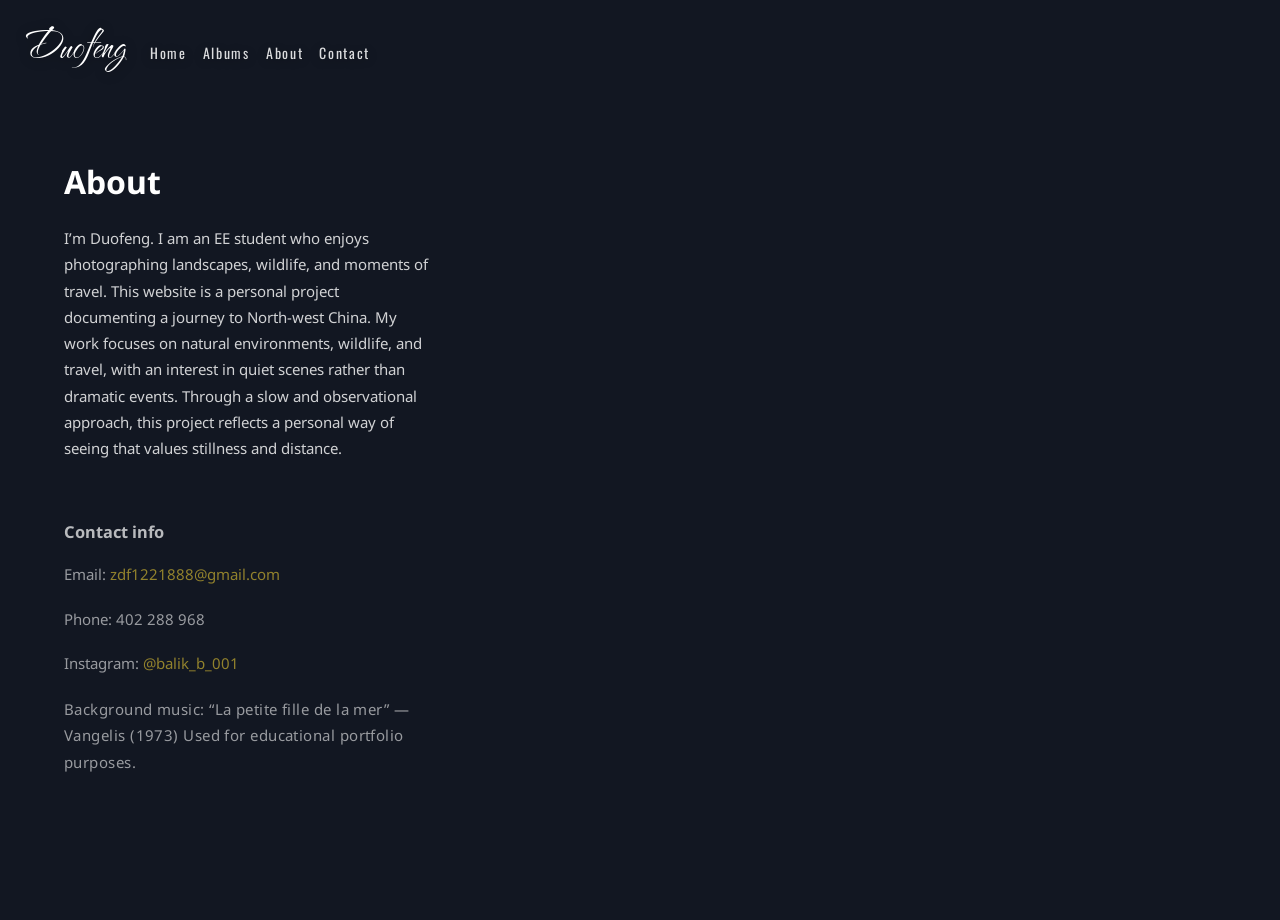
<file: about.html>
<!DOCTYPE html>
<html lang="en">
<head>
  <meta charset="UTF-8" />
  <meta name="viewport" content="width=device-width, initial-scale=1.0" />
  <title>About</title>

  <!-- Fonts (merged) -->
  <link rel="preconnect" href="https://fonts.googleapis.com">
  <link rel="preconnect" href="https://fonts.gstatic.com" crossorigin>
  <link href="https://fonts.googleapis.com/css2?family=Gravitas+One&family=Noto+Sans:ital,wght@0,100..900;1,100..900&family=Oswald:wght@200..700&family=The+Nautigal:wght@400;700&display=swap" rel="stylesheet">

  <!-- VSCode structure -->
  <link rel="stylesheet" href="css/style.css">
</head>

<body class="about-page">

  <!-- 统一 Header（desktop nav + mobile hamburger） -->
  <header id="siteHeader" class="site-header">
    <h1 class="logo">
        <a href="index.html">Duofeng</a>
    </h1>

    <nav class="nav" id="nov">
      <a href="index.html">Home</a>
      <div class="nav-item has-dropdown">
      <a href="albums-scenery.html" class="dropdown-toggle" aria-haspopup="true" aria-expanded="false">
        Albums
      </a>

      <div class="dropdown-menu" role="menu">
        <a href="scenery.html" role="menuitem">Scenery-based</a>
        <a href="location.html" role="menuitem">Location-based</a>
      </div>
    </div>
      <a class="active" href="about.html">About</a>
      <a href="about.html">Contact</a>
    </nav>

    <button class="hamburger" id="menuBtn" aria-label="Open menu" aria-expanded="false">
      <span></span><span></span><span></span>
    </button>

    <div class="mobileMenu" id="mobileMenu">
      <a href="index.html">Home</a>
      <a href="scenery.html">Sceenry-based Album</a>
      <a href="location.html">Location-based Album</a>
      <a href="about.html" class="active">About</a>
      <a href="about.html#contact">Contact</a>
    </div>
  </header>

  <!--DESKTOP ABOUT (from Neocities)-->
  <main class="about-layout about-desktop">

    <section class="about-text">
      <h2>About</h2>
      <p>
        I’m Duofeng. I am an EE student who enjoys photographing landscapes, wildlife, and moments of travel.
        This website is a personal project documenting a journey to North-west China.
        My work focuses on natural environments, wildlife, and travel, with an interest in quiet scenes rather than dramatic events.
        Through a slow and observational approach, this project reflects a personal way of seeing that values stillness and distance.
      </p>

      <div class="contact-info">
        <h3>Contact info</h3>
        <p></p>
        <p>Email: <a href="mailto:zdf1221888@gmail.com">zdf1221888@gmail.com</a></p>
        <p>Phone: 402 288 968</p>
        <p>
          Instagram:
          <a href="https://www.instagram.com/balik_b_001" target="_blank" rel="noopener">
            @balik_b_001
          </a>
        </p>

        <p class="music-credit">
          Background music: “La petite fille de la mer” — Vangelis (1973)
          Used for educational portfolio purposes.
        </p>

      </div>
    </section>

    <section class="about-slideshow">
      <div class="fade-slideshow">
        <img class="fade-slide s1" src="images/mountain01.jpg" alt="Snowy mountain landscape">
        <img class="fade-slide s2" src="images/mountain02.jpeg" alt="Mountain ridge in winter light">
        <img class="fade-slide s3" src="images/sky01.jpeg" alt="Sky over open terrain">
        <img class="fade-slide s4" src="images/sky02.jpeg" alt="Evening sky in blue tones">
      </div>
    </section>

  </main>

  <!--mobile about (卡片式)-->
  <main class="about-mobile">

    <section class="hero-card">
      <div class="slideshow card-slideshow">
        <img class="slide s1" src="images/mountain01.jpg" alt="">
        <img class="slide s2" src="images/mountain02.jpeg" alt="">
        <img class="slide s3" src="images/sky01.jpeg" alt="">
        <img class="slide s4" src="images/sky02.jpeg" alt="">
      </div>
    </section>

    <section class="info-panel reveal" id="info">
      <h2>About</h2>
      <p>
        I’m Duofeng. I am an EE student who enjoys photographing landscapes, wildlife, and moments of travel.
        This website is a personal project documenting a journey to North-west China.
        My work focuses on natural environments, wildlife, and travel, with an interest in quiet scenes rather than dramatic events.
        Through a slow and observational approach, this project reflects a personal way of seeing that values stillness and distance.
      </p>

      <h2 id="contact" class="contact-title">Contact</h2>
      <p>Email: <a href="mailto:zdf1221888@gmail.com">zdf1221888@gmail.com</a></p>
      <p>Phone: 402 288 968</p>
      <p>
        Instagram:
        <a href="https://www.instagram.com/balik_b_001" target="_blank" rel="noopener">
          @balik_b_001
        </a>
      </p>
      <p class="music-credit">
          Background music: “La petite fille de la mer” — Vangelis (1973)
          Used for educational portfolio purposes.
      </p>
    </section>

  </main>

  <!--（mobile menu + header hide + reveal） -->
  <script>
    const header = document.getElementById("siteHeader");
    const menuBtn = document.getElementById("menuBtn");
    const mobileMenu = document.getElementById("mobileMenu");

    function closeMenu() {
      mobileMenu.classList.remove("is-open");
      menuBtn.setAttribute("aria-expanded", "false");
    }

    menuBtn.addEventListener("click", (e) => {
      e.stopPropagation();
      const open = mobileMenu.classList.toggle("is-open");
      menuBtn.setAttribute("aria-expanded", open ? "true" : "false");
    });

    document.addEventListener("click", closeMenu);
    mobileMenu.querySelectorAll("a").forEach(a => a.addEventListener("click", closeMenu));

    // Header hide on scroll (mobile only)
    let lastY = window.scrollY;
    window.addEventListener("scroll", () => {
      if (!window.matchMedia("(max-width: 768px)").matches) return;

      const y = window.scrollY;
      const goingDown = y > lastY;

      if (goingDown && y > 40) header.classList.add("header--hidden");
      else header.classList.remove("header--hidden");

      lastY = y;
    }, { passive: true });

    // Reveal (mobile only)
    const revealEls = document.querySelectorAll(".reveal");
    if (window.matchMedia("(max-width: 768px)").matches && revealEls.length) {
      const io = new IntersectionObserver((entries) => {
        entries.forEach(entry => {
          entry.target.classList.toggle("is-visible", entry.isIntersecting);
        });
      }, { threshold: 0.18, rootMargin: "0px 0px -10% 0px" });

      revealEls.forEach(el => io.observe(el));
    } else {
      revealEls.forEach(el => el.classList.add("is-visible"));
    }

    

    
  </script>

  <script>
  // Desktop About: Albums dropdown (click only)
  const albumsToggle = document.querySelector(".nav .has-dropdown .dropdown-toggle");
  const albumsItem = document.querySelector(".nav .has-dropdown");

  if (albumsToggle && albumsItem){
    albumsToggle.addEventListener("click", (e) => {
      e.preventDefault();
      e.stopPropagation();
      albumsItem.classList.toggle("open");
      albumsToggle.setAttribute(
        "aria-expanded",
        albumsItem.classList.contains("open") ? "true" : "false"
      );
    });

    // click anywhere inside the menu
    const menu = albumsItem.querySelector(".dropdown-menu");
    menu.addEventListener("click", (e) => e.stopPropagation());

    // click anywhere outside the menu
    document.addEventListener("click", () => {
      albumsItem.classList.remove("open");
      albumsToggle.setAttribute("aria-expanded", "false");
    });

    // close the drop down menu with ESC 
    document.addEventListener("keydown", (e) => {
        if (e.key === "Escape"){

        const mobileMenu = document.getElementById("mobileMenu");
        const menuBtn = document.getElementById("menuBtn");

        if (mobileMenu){
        mobileMenu.classList.remove("is-open");
        }

        if (menuBtn){
        menuBtn.setAttribute("aria-expanded","false");
        }

    }
    });
  }

  
</script>

</body>
</html>
</file>
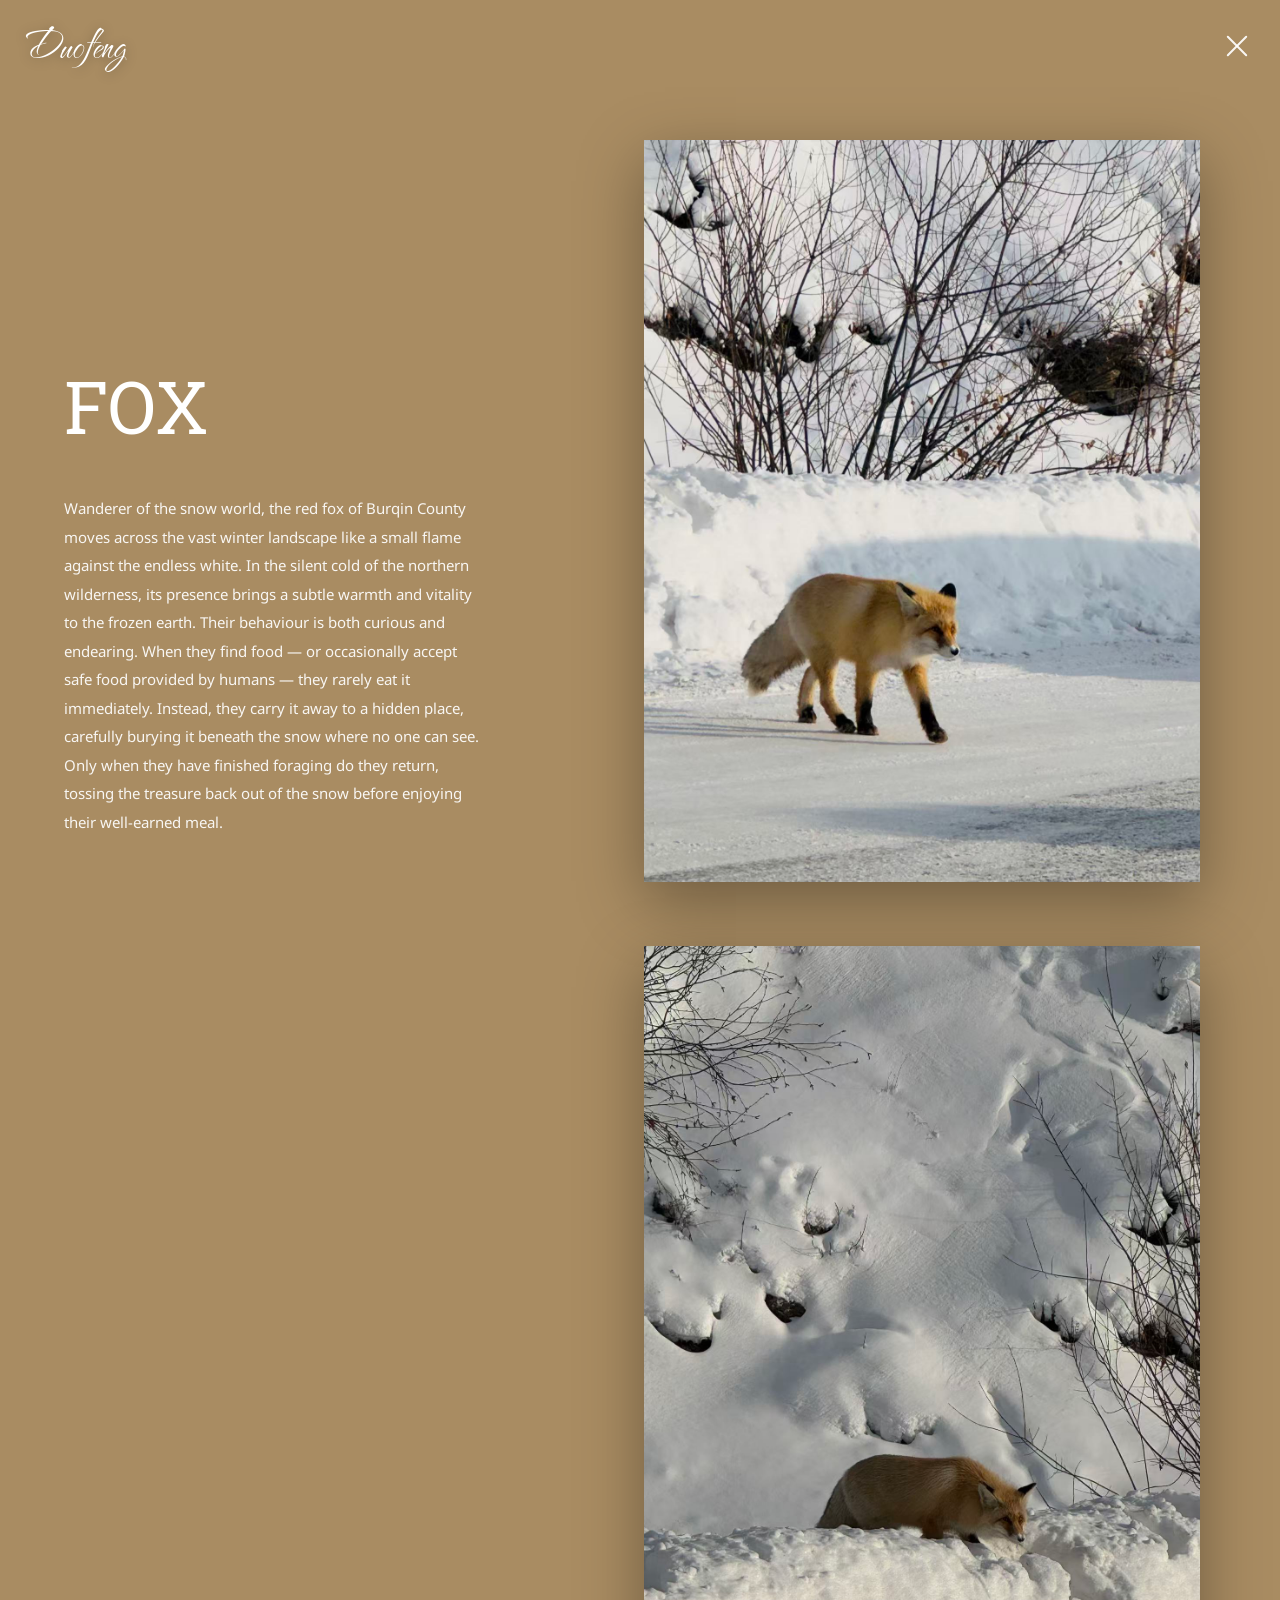
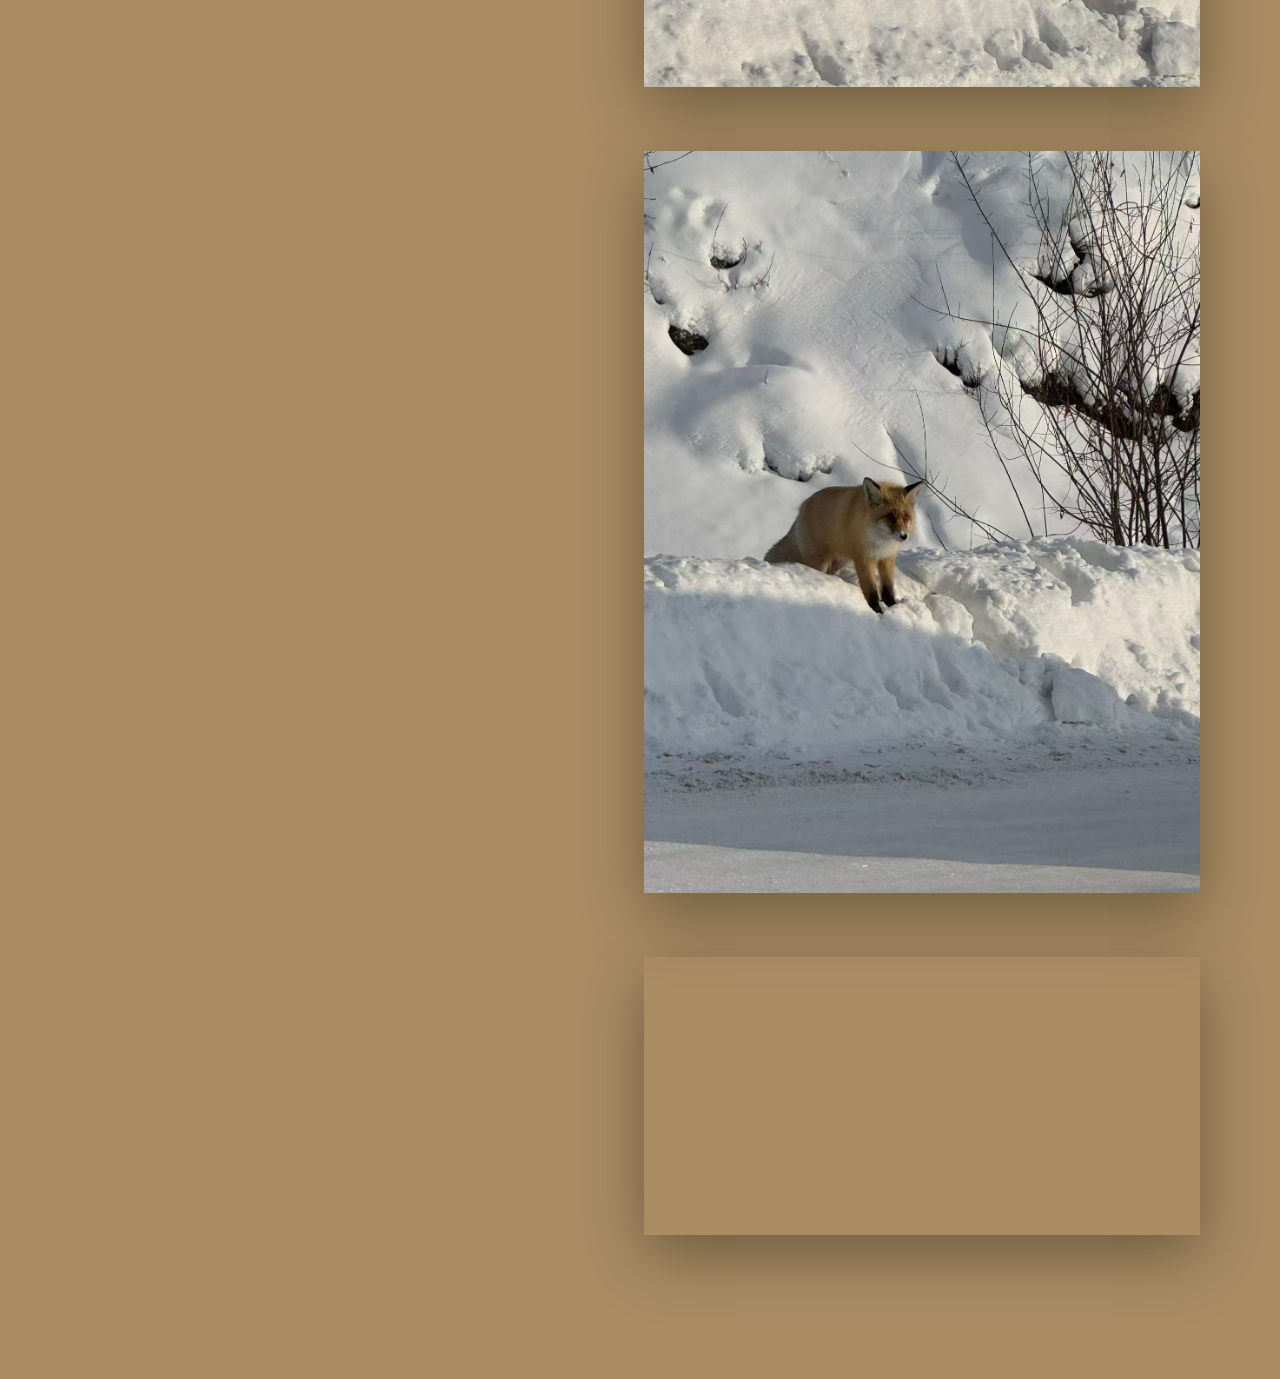
<file: fox.html>
<!DOCTYPE html>
<html lang="en">
<head>
  <meta charset="UTF-8" />
  <meta name="viewport" content="width=device-width, initial-scale=1.0" />
  <title>FOX Album</title>

  <!-- Fonts -->
  <link rel="preconnect" href="https://fonts.googleapis.com">
  <link rel="preconnect" href="https://fonts.gstatic.com" crossorigin>
  <link href="https://fonts.googleapis.com/css2?family=Gravitas+One&family=Noto+Sans:ital,wght@0,100..900;1,100..900&family=Oswald:wght@200..700&family=Suwannaphum:wght@300;400;700&family=The+Nautigal:wght@400;700&display=swap" rel="stylesheet">

  <!-- CSS -->
  <link rel="stylesheet" href="css/fox.css">

  <script>
    function hideLoading() {
      const loading = document.getElementById("loading");
      if (loading) loading.classList.add("hide");
    }
    document.addEventListener("DOMContentLoaded", hideLoading);
    window.addEventListener("load", hideLoading);
    setTimeout(hideLoading, 3000);
  </script>
</head>

<body class="album-page bg-fox">
    
<div id="loading">
    <div class="loader-text">Loading</div>
  </div>

  <!-- Header: logo + close only -->
  <header id="siteHeader">
    <h1 class="logo">
      <a href="index.html">Duofeng</a>
    </h1>

    <!-- Close button: back to scenery -->
    <a href="scenery.html" class="close-btn" aria-label="Close album">
      <span></span>
      <span></span>
    </a>
  </header>

  <!-- Layout -->
  <main class="album-layout">

    <!-- Left: sticky text -->
    <aside class="album-text" aria-label="Fox album description">
      <h2 class="album-title">FOX</h2>

      <p class="album-description">
        Wanderer of the snow world, the red fox of Burqin County moves across the vast winter landscape like a small flame against the endless white. 
        In the silent cold of the northern wilderness, its presence brings a subtle warmth and vitality to the frozen earth.

        Their behaviour is both curious and endearing. When they find food — or occasionally accept safe food provided by humans — they rarely eat it immediately. 
        Instead, they carry it away to a hidden place, carefully burying it beneath the snow where no one can see. 
        Only when they have finished foraging do they return, tossing the treasure back out of the snow before enjoying their well-earned meal.
      </p>
    </aside>

    <!-- Right: page-scrolling gallery -->
    <section class="album-gallery" aria-label="Fox album gallery">
      <img src="images/fox01.jpg" alt="Fox 01">
      <img src="images/fox02.jpg" alt="Fox 02">
      <img src="images/fox03.jpg" alt="Fox 03">

    <video autoplay muted loop playsinline>
        <source src="videos/fox.mp4" type="video/mp4">
    </video>
    </section>

  </main>

  <script>
    // Mobile: hide header on scroll
    const header = document.getElementById("siteHeader");
    let lastY = window.scrollY;
    let ticking = false;

    function onScroll(){
      const isMobile = window.matchMedia("(max-width: 768px)").matches;
      if (!isMobile || !header) return;

      const y = window.scrollY;
      const goingDown = y > lastY;

      if (goingDown && y > 20){
        header.classList.add("is-hidden");
      } else {
        header.classList.remove("is-hidden");
      }

      lastY = y;
    }

    window.addEventListener("scroll", () => {
      if (!ticking){
        window.requestAnimationFrame(() => {
          onScroll();
          ticking = false;
        });
        ticking = true;
      }
    }, { passive: true });
  </script>

</body>
</html>
</file>
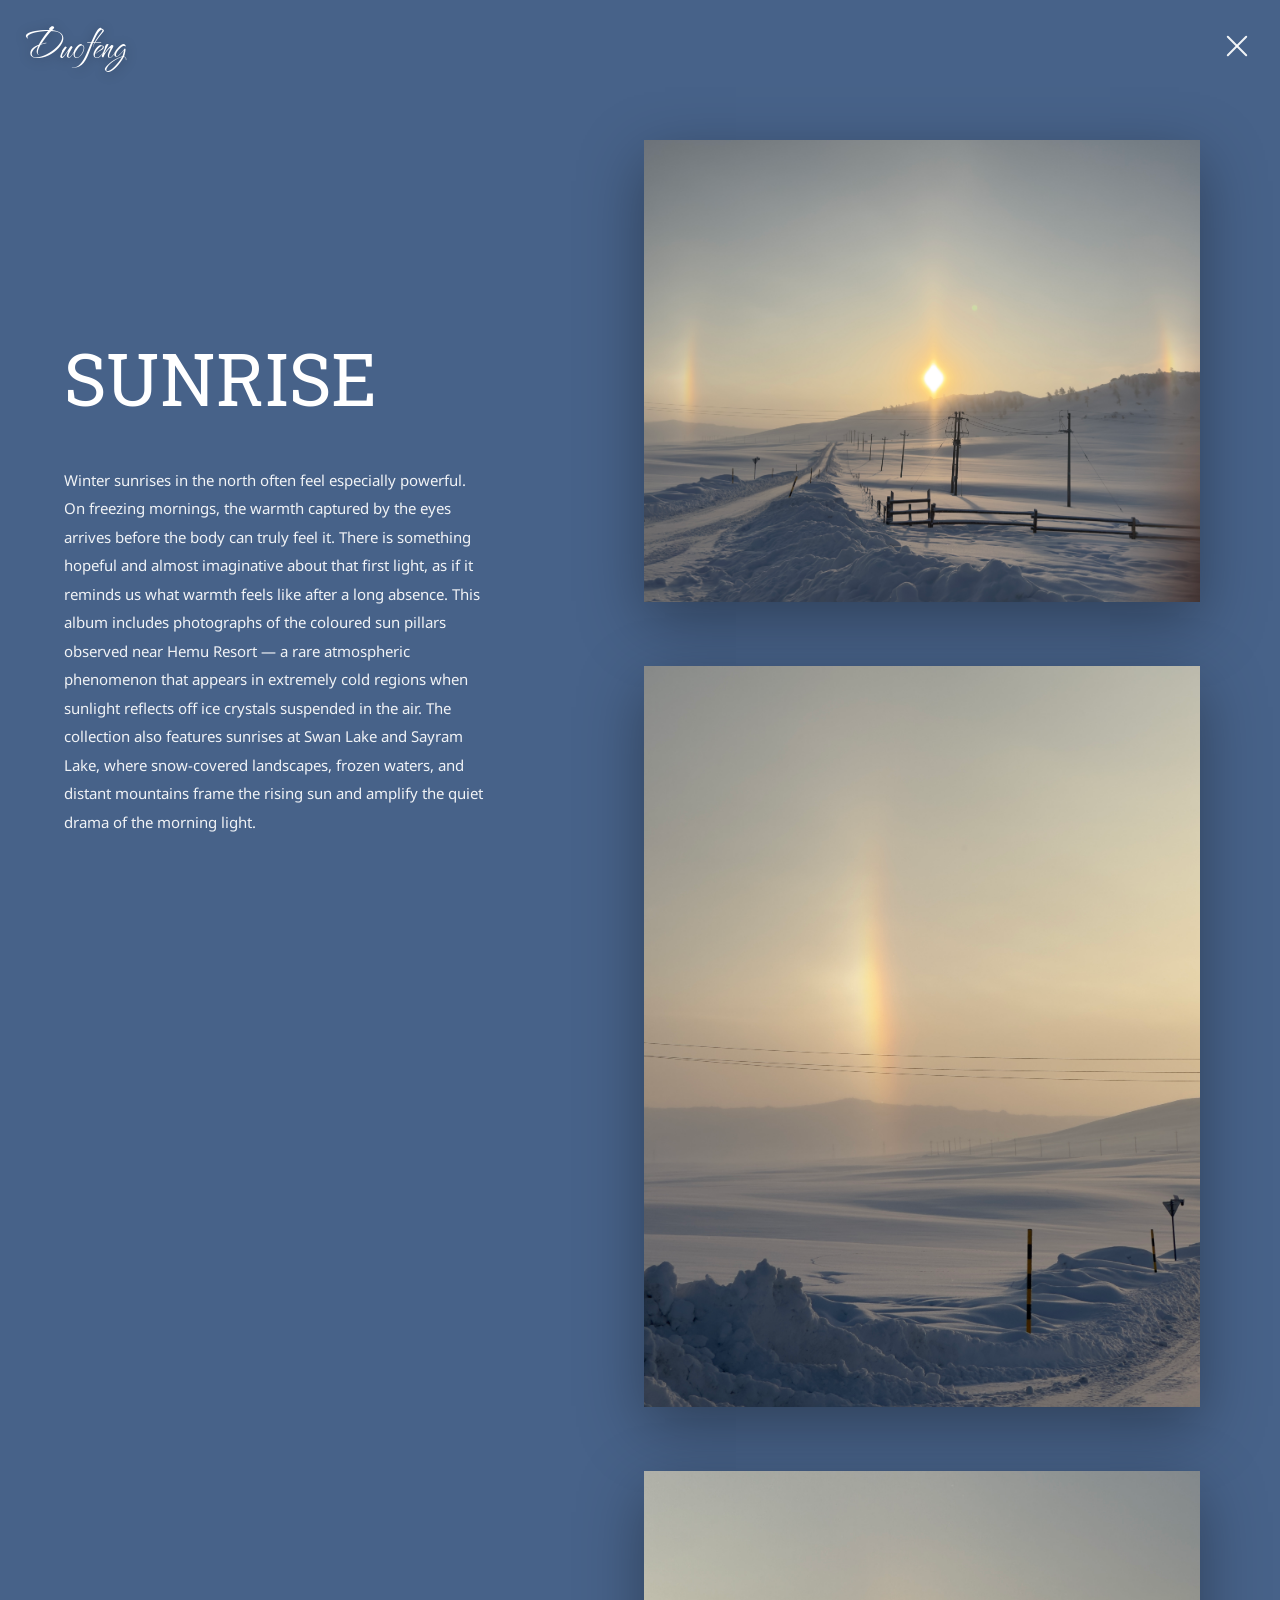
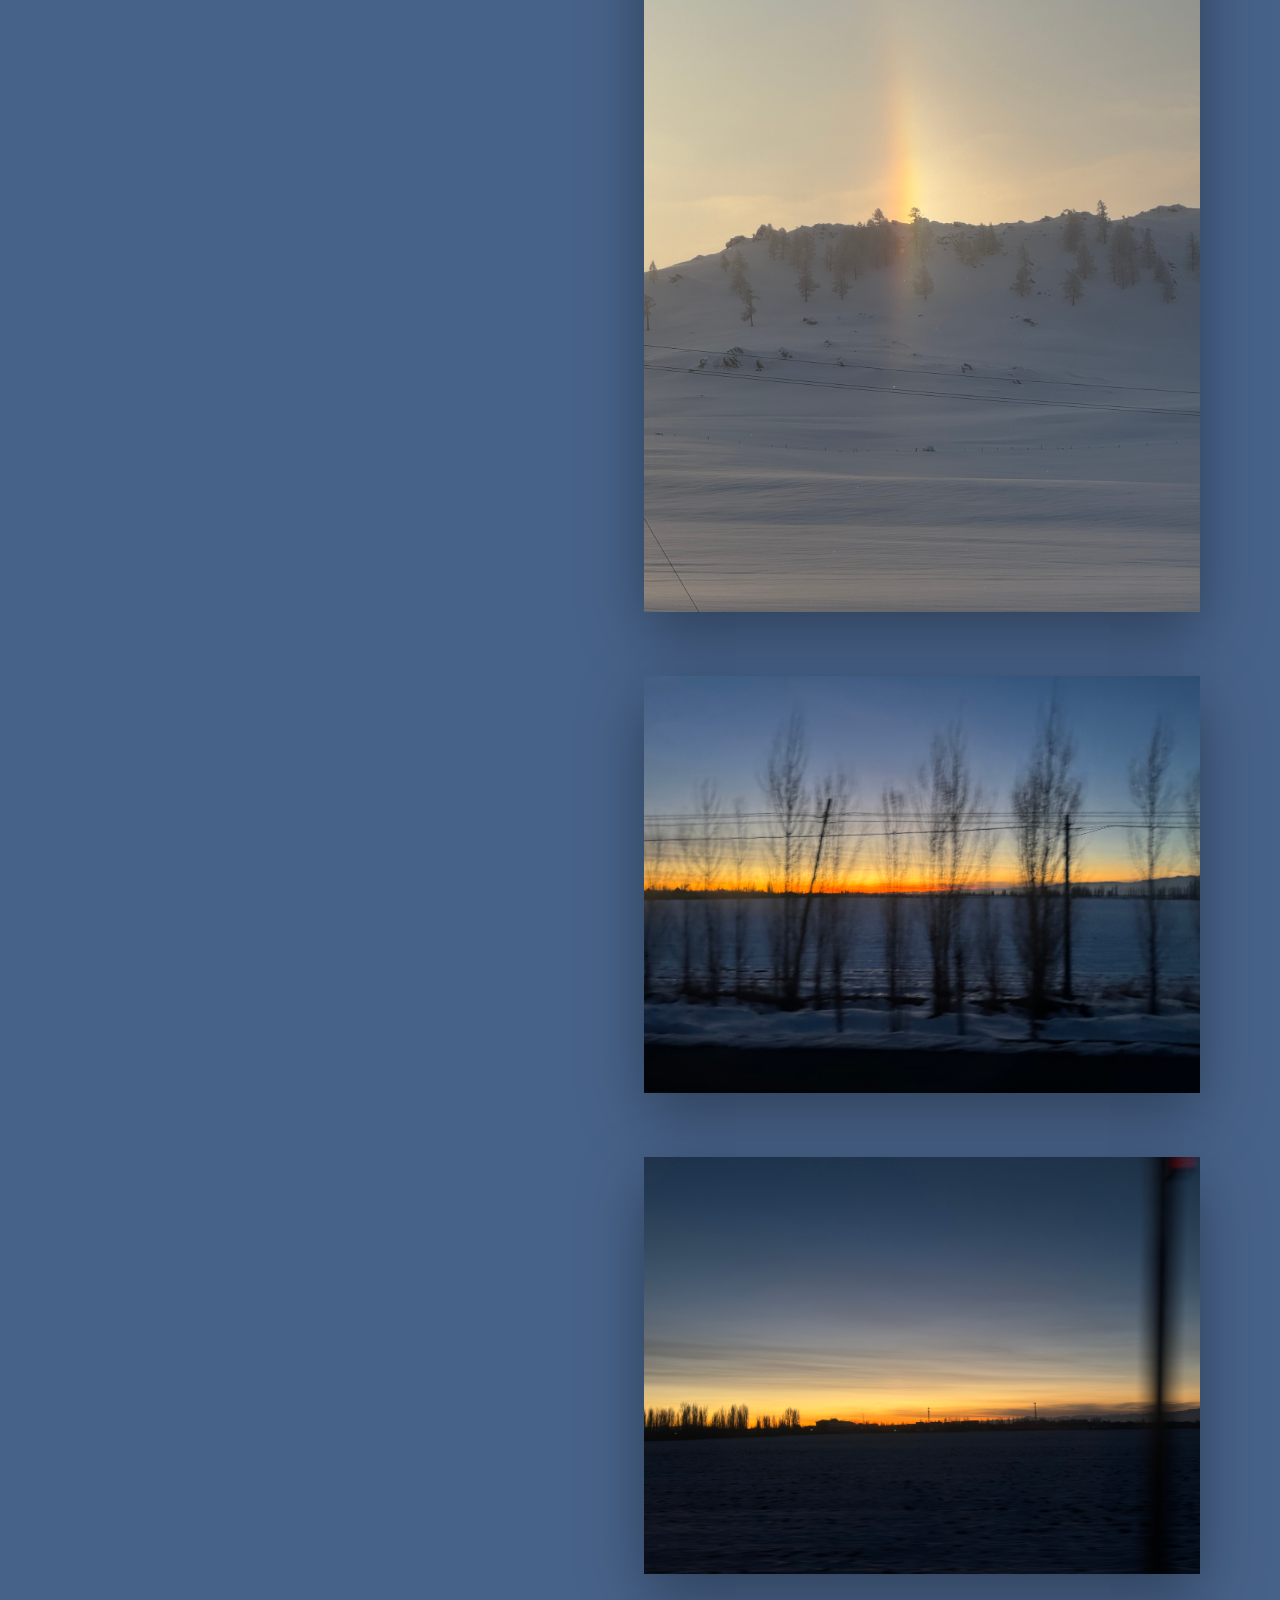
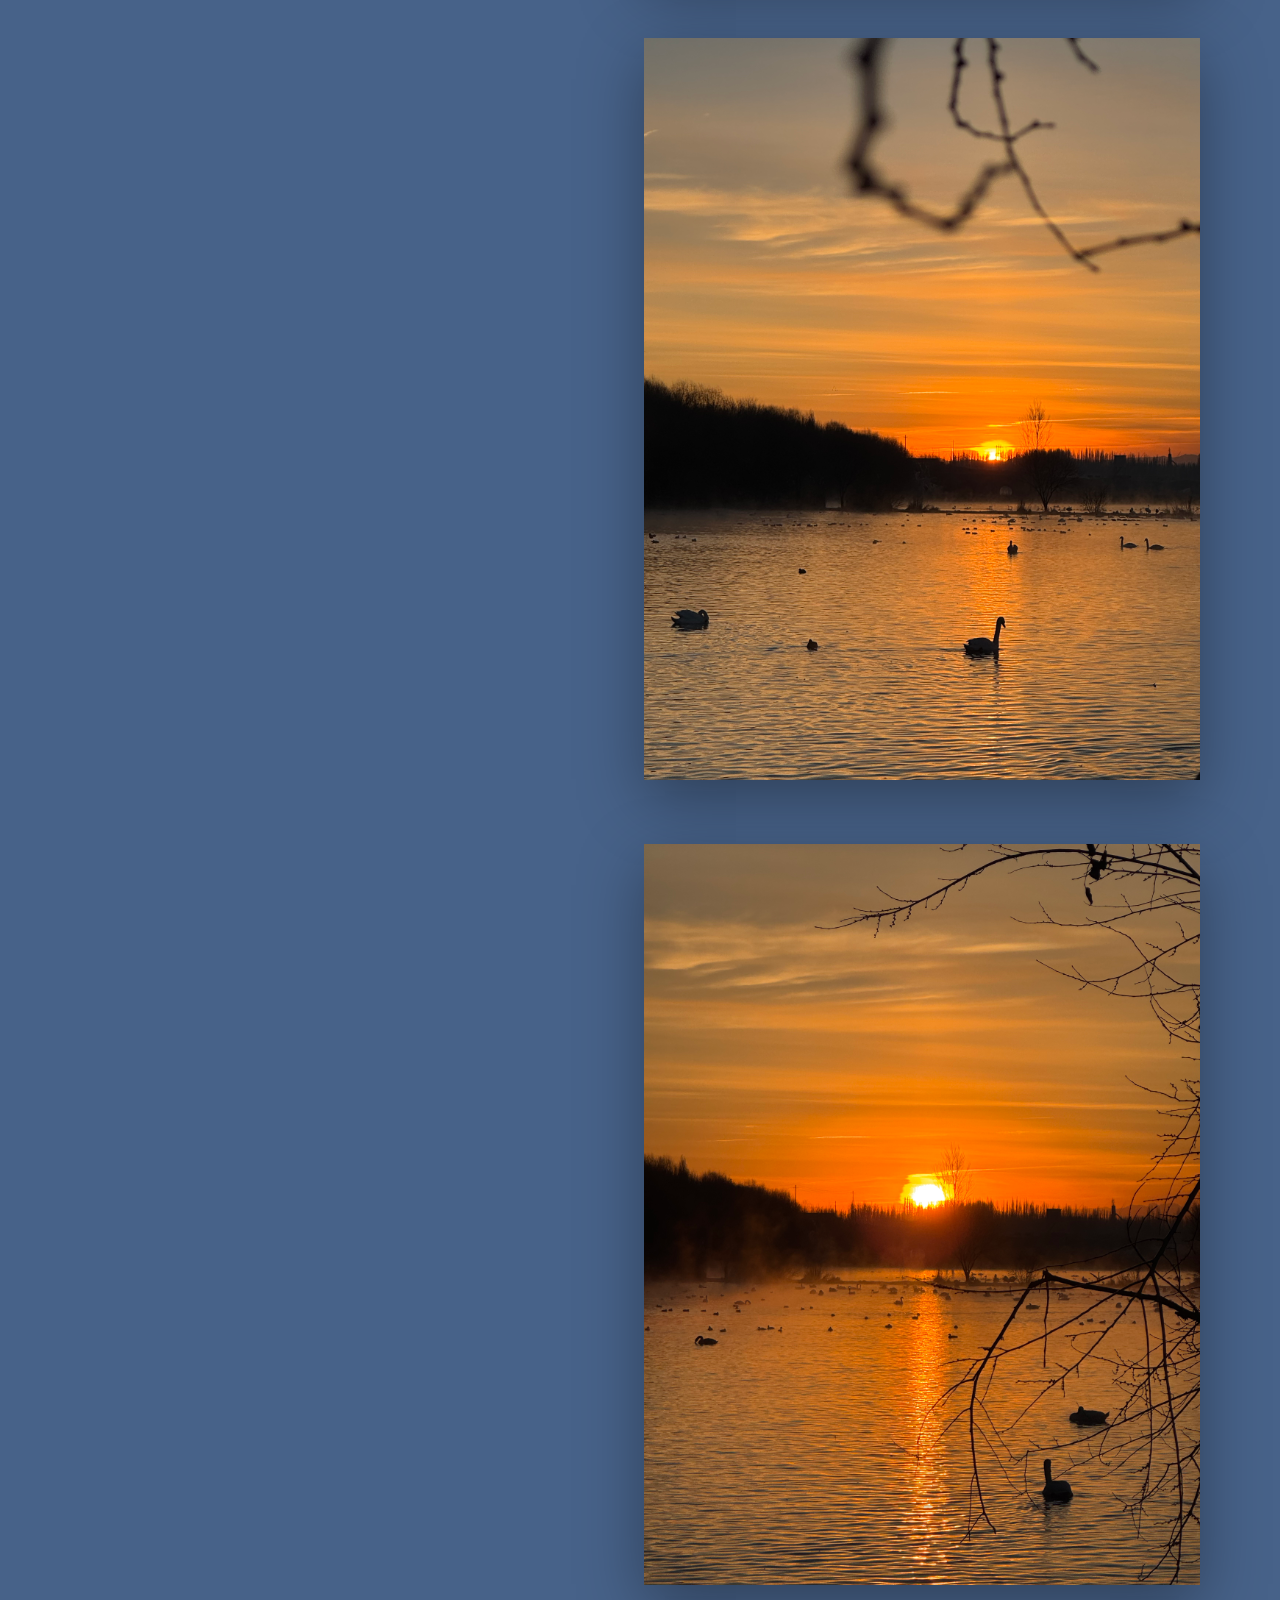
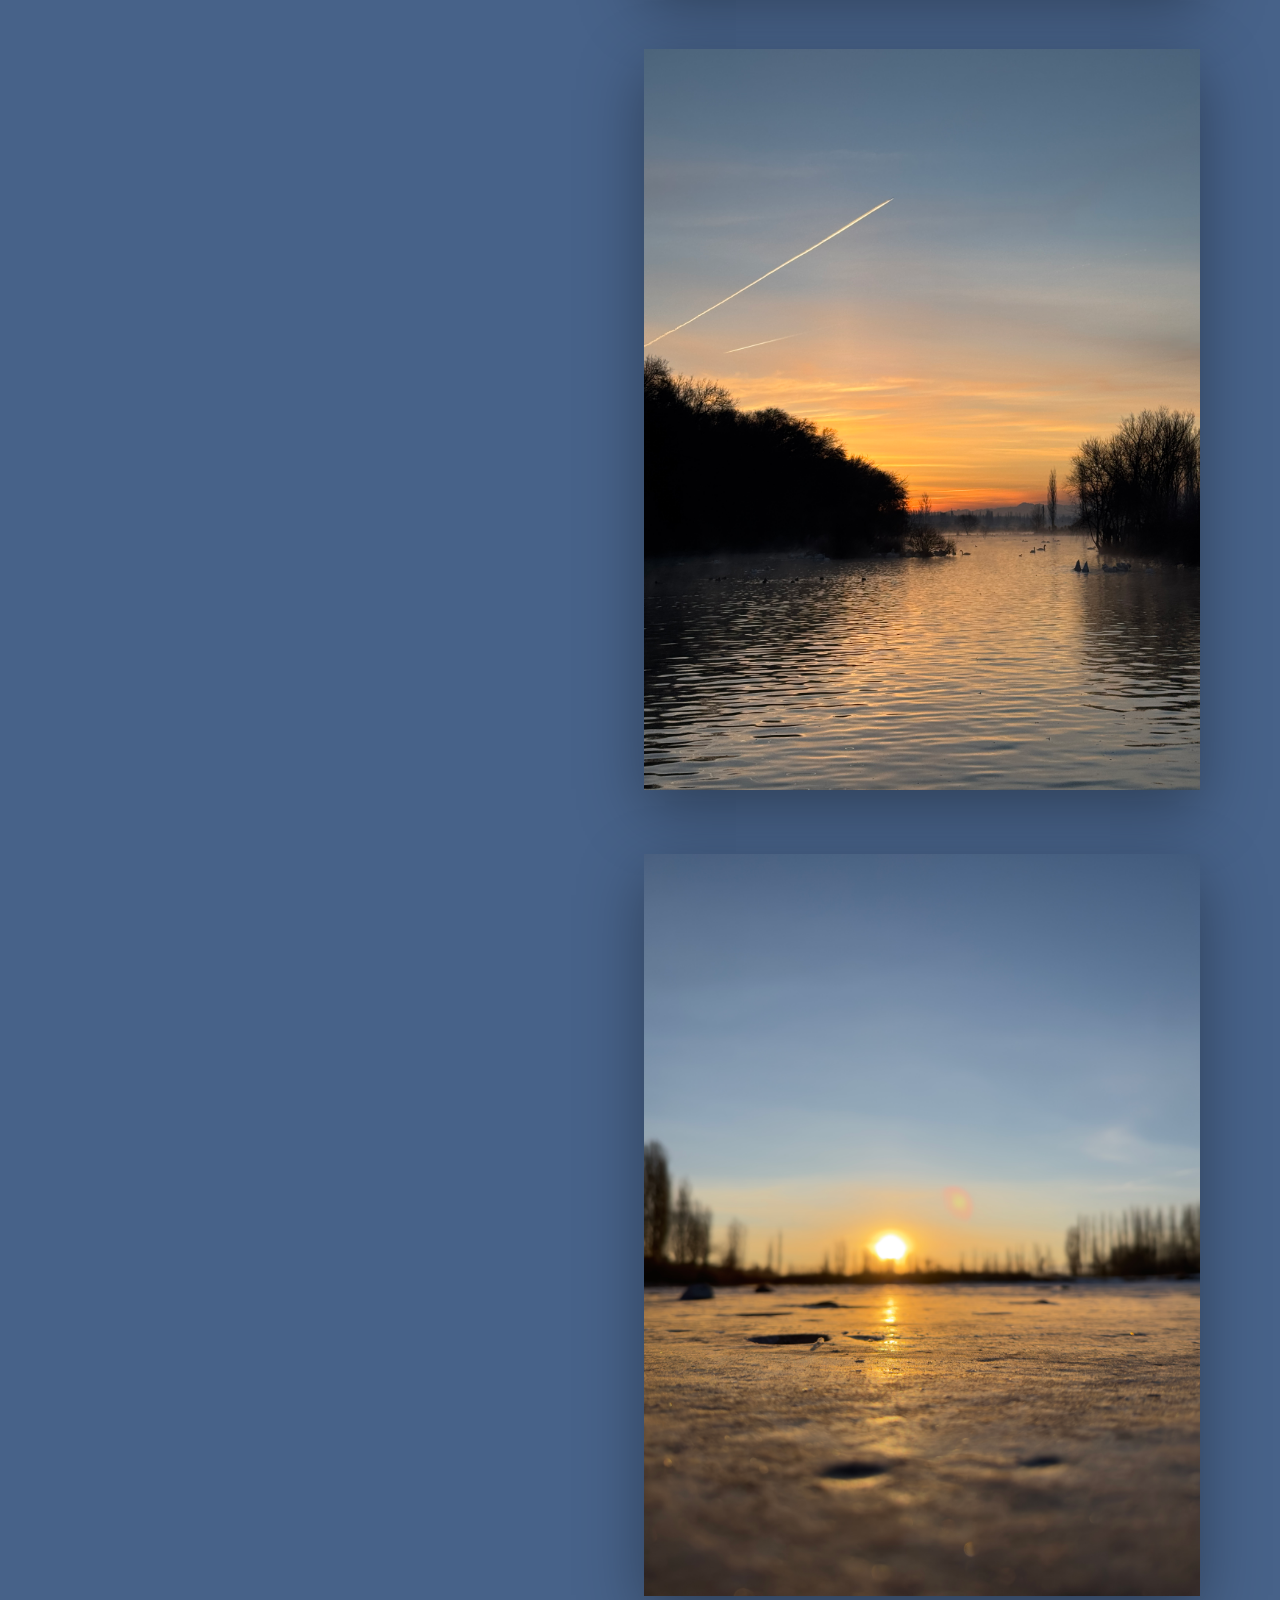
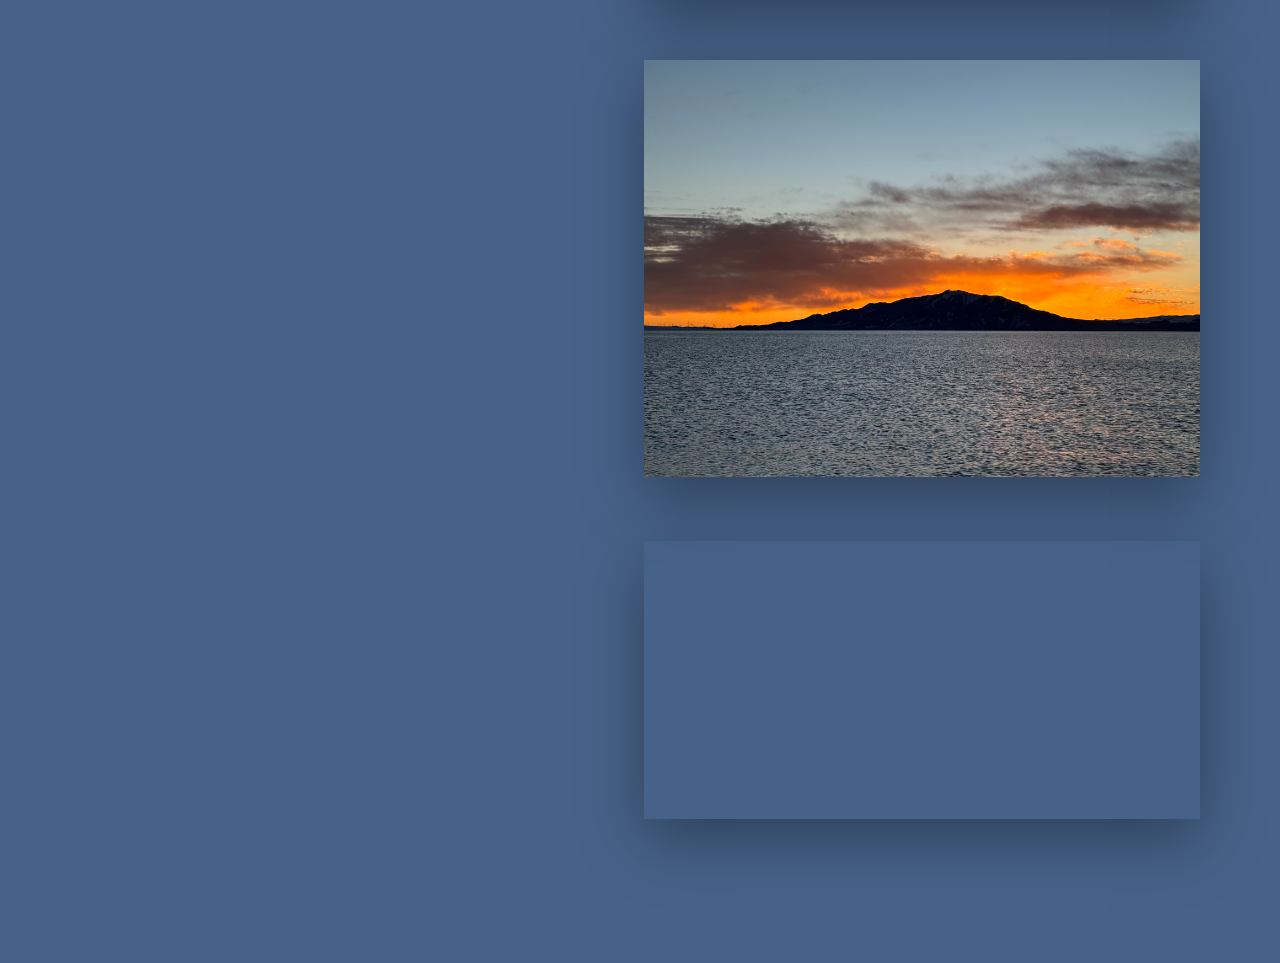
<file: sunrise.html>
<!DOCTYPE html>
<html lang="en">
<head>
  <meta charset="UTF-8" />
  <meta name="viewport" content="width=device-width, initial-scale=1.0" />
  <title>SUNRISE Album</title>

  <!-- Fonts -->
  <link rel="preconnect" href="https://fonts.googleapis.com">
  <link rel="preconnect" href="https://fonts.gstatic.com" crossorigin>
  <link href="https://fonts.googleapis.com/css2?family=Gravitas+One&family=Noto+Sans:ital,wght@0,100..900;1,100..900&family=Oswald:wght@200..700&family=Suwannaphum:wght@300;400;700&family=The+Nautigal:wght@400;700&display=swap" rel="stylesheet">

  <!-- CSS -->
  <link rel="stylesheet" href="css/sunrise.css">

  <script>
    function hideLoading() {
      const loading = document.getElementById("loading");
      if (loading) loading.classList.add("hide");
    }
    document.addEventListener("DOMContentLoaded", hideLoading);
    window.addEventListener("load", hideLoading);
    setTimeout(hideLoading, 3000);
  </script>
</head>

<body class="album-page bg-sunrise">

  <div id="loading">
    <div class="loader-text">Loading</div>
  </div>

  <!-- Header: logo + close only -->
  <header id="siteHeader">
    <h1 class="logo">
      <a href="index.html">Duofeng</a>
    </h1>

    <!-- Close button: back to scenery -->
    <a href="scenery.html" class="close-btn" aria-label="Close album">
      <span></span>
      <span></span>
    </a>
  </header>

  <!-- Layout -->
  <main class="album-layout">

    <!-- LEFT: sticky text -->
    <aside class="album-text" aria-label="Sunrise album description">
      <h2 class="album-title">SUNRISE</h2>

      <p class="album-description">
        Winter sunrises in the north often feel especially powerful. 
        On freezing mornings, the warmth captured by the eyes arrives before the body can truly feel it. 
        There is something hopeful and almost imaginative about that first light, as if it reminds us what warmth feels like after a long absence.

        This album includes photographs of the coloured sun pillars observed near Hemu Resort — a rare atmospheric phenomenon that appears in extremely cold regions when sunlight reflects off ice crystals suspended in the air. 
        The collection also features sunrises at Swan Lake and Sayram Lake, where snow-covered landscapes, frozen waters, and distant mountains frame the rising sun and amplify the quiet drama of the morning light.
      </p>
    </aside>

    <!-- page-scrolling gallery -->
    <section class="album-gallery" aria-label="Sunrise album gallery">
      <img src="images/sunrise01.jpg" alt="Sun Pillar">
      <img src="images/sunrise02.jpg" alt="Colored Sun Pillar">
      <img src="images/sunrise03.jpg" alt="Colored Sun Pillar">
      <img src="images/sunrise04.jpg" alt="Sunrise on horizon">
      <img src="images/sunrise05.jpg" alt="Sunrise on horizon">
      <img src="images/sunrise06.jpg" alt="Sunrise at Swan Lake">
      <img src="images/sunrise07.jpg" alt="Sunrise at Swan Lake">
      <img src="images/sunrise08.jpg" alt="Sunrise at Swan Lake">
      <img src="images/sunrise09.jpg" alt="Sunrise at Swan Lake">
      <img src="images/sunrise10.jpg" alt="Sayram Lake">

    <video autoplay muted loop playsinline>
        <source src="videos/sunrise.mp4" type="video/mp4">
    </video>
    </section>

    </section>

  </main>

  <script>
    // Mobile: hide header on scroll
    const header = document.getElementById("siteHeader");
    let lastY = window.scrollY;
    let ticking = false;

    function onScroll(){
      const isMobile = window.matchMedia("(max-width: 768px)").matches;
      if (!isMobile || !header) return;

      const y = window.scrollY;
      const goingDown = y > lastY;

      if (goingDown && y > 20){
        header.classList.add("is-hidden");
      } else {
        header.classList.remove("is-hidden");
      }

      lastY = y;
    }

    window.addEventListener("scroll", () => {
      if (!ticking){
        window.requestAnimationFrame(() => {
          onScroll();
          ticking = false;
        });
        ticking = true;
      }
    }, { passive: true });
  </script>

</body>
</html>
</file>
<file: css/style.css>
/* reset */
*{ margin:0; padding:0; box-sizing:border-box; }
html, body{ height:100%; }
html{ scroll-behavior:smooth; }

/* typography */
body{
  font-family:"Noto Sans", sans-serif;
}

/* Header (desktop + mobile)
   for about.html (class header) and index.html (#siteHeader) */
.site-header,
#siteHeader{
  position: fixed;
  top: 24px;
  left: 24px;
  z-index: 20;
  display:flex;
  align-items:center;
  gap:24px;

  color:#fff;
  text-shadow:0 2px 12px rgba(0,0,0,.45);
}

.logo,
#siteHeader h1{
  font-family:"The Nautigal", cursive;
  font-size:44px;
  font-weight:400;
  line-height:1;
  margin:0;
}

.nav,
#nov{
  display:flex;
  gap:16px;
  font-family:"Oswald", sans-serif;
  font-size:14px;
  letter-spacing:.12em;
  transform:translateY(6px);
}

.nav a,
#nov a{
  color:#fff;
  text-decoration:none;
  opacity:.85;
  text-shadow:0 2px 12px rgba(0,0,0,.45);
}

.nav a:hover,
#nov a:hover{ opacity:1; text-decoration:underline; }

.nav a.active{ opacity:1; }

/* loading */
#loading{
  position: fixed;
  inset: 0;
  background: #000;
  display:flex;
  align-items:center;
  justify-content:center;
  z-index: 9999;
  opacity:1;
  transition: opacity 1s ease;
}
#loading.hide{ opacity:0; pointer-events:none; }

.loader-text{
  font-family:"The Nautigal", cursive;
  font-size:2rem;
  color:#fff;
  letter-spacing:.15em;
  animation: fade 1.5s infinite alternate;
}
@keyframes fade{ from{opacity:.3} to{opacity:1} }

/* DESKTOP HOME */
body.home-page{
  background:#3f4d60;
  overflow:hidden;
}

body.home-page .slideshow{
  position: fixed;
  inset: 0;
  z-index: 0;
  overflow:hidden;
  background:#3f4d60;
  pointer-events:none;
}

body.home-page .slideshow .slide{
  position:absolute;
  inset:0;
  width:100%;
  height:100%;
  object-fit:cover;
  display:block;

  opacity:0;
  animation: fadeShow 72s infinite;
  will-change: opacity;
  animation-fill-mode: both;
}

body.home-page .slideshow .s1  { animation-delay: 0s; }
body.home-page .slideshow .s2  { animation-delay: 6s; }
body.home-page .slideshow .s3  { animation-delay: 12s; }
body.home-page .slideshow .s4  { animation-delay: 18s; }
body.home-page .slideshow .s5  { animation-delay: 24s; }
body.home-page .slideshow .s6  { animation-delay: 30s; }
body.home-page .slideshow .s7  { animation-delay: 36s; }
body.home-page .slideshow .s8  { animation-delay: 42s; }
body.home-page .slideshow .s9  { animation-delay: 48s; }
body.home-page .slideshow .s10 { animation-delay: 54s; }
body.home-page .slideshow .s11 { animation-delay: 60s; }
body.home-page .slideshow .s12 { animation-delay: 66s; }

@keyframes fadeShow{
  0%   { opacity:0; }
  2%   { opacity:1; }
  7.5% { opacity:1; }
  11%  { opacity:0; }
  100% { opacity:0; }
}

/* Reduce motion */
@media (prefers-reduced-motion: reduce){
  body.home-page .slideshow .slide{ animation:none; opacity:0; }
  body.home-page .slideshow .s1{ opacity:1; }
}

/* DESKTOP ABOUT */
body.about-page{
  background:#121722;
  color:#fff;
}

/* Layout */
.about-layout.about-desktop{
  min-height:100vh;
  display:flex;
  padding-top:160px;
}

/* Left text */
.about-layout.about-desktop .about-text{
  width:40%;
  padding:0 64px 64px 64px;
}

.about-layout.about-desktop .about-text h2{
  font-size:32px;
  margin-bottom:22px;
}

.about-layout.about-desktop .about-text p{
  line-height:1.75;
  margin-bottom:18px;
  opacity:.92;
  font-size:15px;
  max-width:520px;
  color:rgba(255,255,255,.88);
}

/* Right slideshow area */
.about-layout.about-desktop .about-slideshow{
  margin-right:48px;
  margin-bottom:48px;
  width:60%;
  position:relative;
  height:calc(100vh - 140px - 48px);

  padding:40px 40px 40px 0;
  overflow:hidden;
}

.about-layout.about-desktop .fade-slideshow{
  position:absolute;
  inset:0;
}

.about-layout.about-desktop .fade-slideshow::before{
  content:"";
  position:absolute;
  left:0; top:0;
  width:30%;
  height:100%;
  z-index:2;
  pointer-events:none;
  background:linear-gradient(to right, rgba(18,23,34,1), rgba(18,23,34,0));
}

.about-layout.about-desktop .fade-slide{
  position:absolute;
  inset:0;
  width:100%;
  height:100%;
  object-fit:cover;
  opacity:0;
  animation: aboutFade 24s infinite;
}

.about-layout.about-desktop .fade-slide.s1{ animation-delay:0s; }
.about-layout.about-desktop .fade-slide.s2{ animation-delay:6s; }
.about-layout.about-desktop .fade-slide.s3{ animation-delay:12s; }
.about-layout.about-desktop .fade-slide.s4{ animation-delay:18s; }

@keyframes aboutFade{
  0%{opacity:0;}
  12%{opacity:1;}
  45%{opacity:1;}
  60%{opacity:0;}
  100%{opacity:0;}
}

/* Contact block */
.about-layout.about-desktop .contact-info{
  margin-top:60px;
  opacity:.7;
  font-size:14px;
}
.about-layout.about-desktop .contact-info:hover{ opacity:1; }

.about-layout.about-desktop .contact-info a{
  color: rgba(216, 189, 52, 1);
  text-decoration:none;
}
.about-layout.about-desktop .contact-info a:hover{ text-decoration:underline; }

/*MOBILE MENU (shared) */
.hamburger{ display:none; }
.mobileMenu{ display:none; }

#siteHeader{
  transition: transform .35s ease, opacity .35s ease;
}
#siteHeader.header--hidden{
  transform: translateY(-120%);
  opacity: 0;
  pointer-events:none;
}

/*MOBILE: shared header behavior + menu dropdown*/
@media (max-width: 768px){

  .site-header,
  #siteHeader{
    left: 0;
    right: 0;
    top: 18px;
    padding: 0 18px;
    width: auto;
    justify-content: space-between;
    align-items: center;
  }

  .nav,
  #nov{ display:none; }

  .hamburger{
    display:block;
    width:44px;
    height:44px;
    background:transparent;
    border:0;
    padding:0;
    cursor:pointer;
  }
  .hamburger span{
    display:block;
    width:28px;
    height:2px;
    margin:6px auto;
    background: rgba(255,255,255,.92);
    border-radius:2px;
  }

  .mobileMenu{
    position:absolute;
    top:54px;
    right:18px;
    min-width:160px;
    padding:10px 12px;
    border-radius:14px;
    background: rgba(0,0,0,.45);
    backdrop-filter: blur(10px);
    box-shadow: 0 10px 30px rgba(0,0,0,.35);
    display:none;
  }
  .mobileMenu.is-open{ display:block; }

  .mobileMenu a{
    display:block;
    padding:10px 8px;
    color: rgba(255,255,255,.92);
    text-decoration:none;
    font-family:"Oswald", sans-serif;
    letter-spacing:.08em;
    font-size:14px;
  }
  .mobileMenu a:active{ opacity:.7; }
}

/* MOBILE HOME */
@media (max-width: 768px){
  body.home-page{
    height:100vh;
    overflow:hidden;
    background:#000;
  }
  body.home-page .slideshow{
    position: fixed;
    inset:0;
    width:100%;
    height:100%;
    border-radius:0;
    margin:0;
  }
}

/* MOBILE ABOUT */
.about-mobile{ display:none; }
.about-desktop{ display:block; }

@media (max-width: 768px){
  body.about-page{
    background:#0f2236;
    overflow:auto;
  }

  .about-mobile{ display:block; }
  .about-desktop{ display:none; }

  /* card slideshow */
  .hero-card{
    padding-top: 0;
  }

  body.about-page .card-slideshow{
    position: relative;
    width: min(86vw, 420px);
    height: 46vh;
    margin: 0 auto 48px;
    border-radius: 32px;
    overflow: hidden;
    background:#0f2236;
  }

  body.about-page .card-slideshow .slide{
    position:absolute;
    inset:0;
    width:100%;
    height:100%;
    object-fit:cover;
    opacity:0;
    animation: aboutCardFade 16s infinite;
    will-change: opacity;
  }

  /* 4 images, 4s each */
  body.about-page .card-slideshow .s1{ animation-delay:0s; }
  body.about-page .card-slideshow .s2{ animation-delay:4s; }
  body.about-page .card-slideshow .s3{ animation-delay:8s; }
  body.about-page .card-slideshow .s4{ animation-delay:12s; }

  @keyframes aboutCardFade{
    0%   { opacity:0; }
    8%   { opacity:1; }
    42%  { opacity:1; }
    50%  { opacity:0; }
    100% { opacity:0; }
  }

  /* content width */
  body.about-page .info-panel{
    width: min(86vw, 420px);
    margin: 0 auto;
    padding: 24px 0 64px;
    color: rgba(255,255,255,.88);
  }

  body.about-page .info-panel h2{
    margin: 0 0 12px;
    color:#fff;
  }

  body.about-page .info-panel p{
    margin-bottom: 10px;
    line-height: 1.7;
  }

  body.about-page .contact-title{
    margin-top: 18px;
  }

  body.about-page .info-panel a{
    display:block;
    color:#d8bd34;
    text-decoration:none;
    margin-bottom:6px;
  }
  body.about-page .info-panel a:hover{ text-decoration:underline; }

  .reveal{
    opacity:0;
    transform: translateY(28px);
    transition: opacity 400ms ease, transform 400ms ease;
    will-change: opacity, transform;
  }
  .reveal.is-visible{
    opacity:1;
    transform: translateY(0);
  }
}

@media (prefers-reduced-motion: reduce){
  .reveal{
    transition:none !important;
    transform:none !important;
    opacity:1 !important;
  }

  body.about-page .card-slideshow .slide{
    animation:none !important;
    opacity:0 !important;
  }
  body.about-page .card-slideshow .s1{
    opacity:1 !important;
  }
}

/* About page: desktop vs mobile switch */
.about-desktop{ display:block; }
.about-mobile{ display:none; }

@media (max-width: 768px){
  .about-desktop{ display:none !important; }
  .about-mobile{ display:block !important; }

  .about-mobile{
    padding-top: 110px;
  }
}

.logo a{
  color: inherit;
  text-decoration: none;
}

/* ===== Albums dropdown ===== */
#nov{
  display: flex;
  gap: 16px;
  align-items: center;
}

#nov .nav-item{
  position: relative;
}

#nov .dropdown-menu{
  display: none;
  position: absolute;
  top: calc(100% + 10px);
  left: 0;

  min-width: 190px;
  padding: 10px 12px;
  border-radius: 14px;

  background: rgba(0,0,0,.45);
  backdrop-filter: blur(10px);
  box-shadow: 0 10px 30px rgba(0,0,0,.35);

  z-index: 50;
}

#nov .dropdown-menu a{
  display: block;
  padding: 10px 8px;
  text-decoration: none;
  color: rgba(255,255,255,.92);
  font-family: "Oswald", sans-serif;
  letter-spacing: .08em;
  font-size: 14px;
}

#nov .dropdown-menu a:hover{
  text-decoration: underline;
}

#nov .has-dropdown.open .dropdown-menu{
  display: block;
}

@media (max-width: 768px){
  #nov{
    display: none;
  }
}


/*background music*/
.music-btn{
  position: fixed;
  bottom: 24px;
  right: 24px;

  width: 42px;
  height: 42px;

  border-radius: 50%;
  border: none;

  background: rgba(0,0,0,.35);
  backdrop-filter: blur(6px);

  color: white;
  font-size: 18px;

  cursor: pointer;

  z-index: 50;
}

.music-btn:hover{
  background: rgba(0,0,0,.55);
}

/*credit*/
.music-credit{
  font-size:11px;
  opacity:0.5;
  margin-top:20px;
  letter-spacing:0.03em;
}
</file>
<file: css/fox.css>
/* reset */
*{ margin:0; padding:0; box-sizing:border-box; }
html, body{ height:100%; }

/* page */
body.album-page{
  background:#a98c62; /* fox background from scenery */
  color:#fff;
  font-family:"Noto Sans", sans-serif;
}

/* Header (logo plus close button) */
#siteHeader{
  position: fixed;
  top: 24px;
  left: 24px;
  right: 24px;
  z-index: 50;

  display: flex;
  align-items: center;
  justify-content: space-between;

  color:#fff;
  text-shadow: 0 2px 12px rgba(0,0,0,.35);

  transition: transform .35s ease, opacity .35s ease;
}

#siteHeader.is-hidden{
  transform: translateY(-120%);
  opacity: 0;
}

.logo{
  font-family:"The Nautigal", cursive;
  font-size:44px;
  font-weight:400;
  line-height:1;
}
.logo a{
  color: inherit;
  text-decoration: none;
}

/* Close button  */
.close-btn{
  width: 38px;
  height: 38px;
  position: relative;
  display: inline-block;
}

.close-btn span{
  position: absolute;
  top: 50%;
  left: 50%;
  width: 28px;
  height: 2px;
  background: rgba(255,255,255,.92);
  border-radius: 2px;
  transform-origin: center;
}

.close-btn span:first-child{
  transform: translate(-50%, -50%) rotate(45deg);
}
.close-btn span:last-child{
  transform: translate(-50%, -50%) rotate(-45deg);
}

.close-btn:hover span{
  opacity: .75;
}

/* loading */
#loading{
  position: fixed;
  inset: 0;
  background: #000;
  display:flex;
  align-items:center;
  justify-content:center;
  z-index: 9999;
  opacity:1;
  transition: opacity 1s ease;
}
#loading.hide{ opacity:0; pointer-events:none; }

.loader-text{
  font-family:"The Nautigal", cursive;
  font-size:2rem;
  color:#fff;
  letter-spacing:.15em;
  animation: fade 1.5s infinite alternate;
}

/* Layout */
.album-layout{
  padding-top: 140px;  
  min-height: 100vh;

  display: grid;
  grid-template-columns: 420px 1fr;
  column-gap: 160px;    
  padding-left: 64px;
  padding-right: 80px;
  align-items: start;
}

.album-text{
  position: sticky;
  top: 140px;

  height: calc(100vh - 140px);
  max-width: 420px;

  display: flex;
  flex-direction: column;
  justify-content: flex-end;

  padding-bottom: 64px;
}

.album-title{
  font-family:"Suwannaphum", serif;
  font-size: 72px;
  font-weight: 400;
  margin-bottom: 18px;
}

.album-description{
  font-size: 15px;
  line-height: 1.9;
  opacity: .92;
}

.album-gallery{
  padding-bottom: 80px;
}

.album-gallery img{
  width: 100%;
  max-width: 980px;
  display: block;
  margin: 0 auto 64px;
  height: auto;
  object-fit: contain;
  box-shadow: 0 20px 60px rgba(0,0,0,.35);
}

/* Mobile */
@media (max-width:768px){

  #siteHeader{
    top: 18px;
    left: 18px;
    right: 18px;
  }

  .album-layout{
    display: block;
    padding-top: 110px;
    padding-left: 18px;
    padding-right: 18px;
  }

  .album-text{
    position: static;
    top: auto;
    height: auto;
    max-width: none;

    display: block;
    padding-bottom: 0;
    margin-bottom: 28px;
  }

  .album-title{
    font-size: 64px;
  }

  .album-gallery img{
    margin: 0 auto 28px;
    max-width: 100%;
  }
}

@media (max-width:768px){

  .album-page #siteHeader{
    top:0;
    left:0;
    right:0;

    padding:16px 18px;

    background:inherit;

    display:flex;
    justify-content:space-between;
    align-items:center;
  }

}


/*for videos only*/
.album-gallery video{
  width:100%;
  max-width:980px;
  display:block;
  margin:0 auto 64px;
  height:auto;
  box-shadow:0 20px 60px rgba(0,0,0,.35);
}
</file>
<file: css/sunrise.css>
/* reset */
*{ margin:0; padding:0; box-sizing:border-box; }
html, body{ height:100%; }

/* page */
body.album-page{
  background:#476289; /* swan background from scenery */
  color:#fff;
  font-family:"Noto Sans", sans-serif;
}

/* Header (logo plus close button) */
#siteHeader{
  position: fixed;
  top: 24px;
  left: 24px;
  right: 24px;
  z-index: 50;

  display: flex;
  align-items: center;
  justify-content: space-between;

  color:#fff;
  text-shadow: 0 2px 12px rgba(0,0,0,.35);

  transition: transform .35s ease, opacity .35s ease;
}

#siteHeader.is-hidden{
  transform: translateY(-120%);
  opacity: 0;
}

.logo{
  font-family:"The Nautigal", cursive;
  font-size:44px;
  font-weight:400;
  line-height:1;
}
.logo a{
  color: inherit;
  text-decoration: none;
}

/* Close button  */
.close-btn{
  width: 38px;
  height: 38px;
  position: relative;
  display: inline-block;
}

.close-btn span{
  position: absolute;
  top: 50%;
  left: 50%;
  width: 28px;
  height: 2px;
  background: rgba(255,255,255,.92);
  border-radius: 2px;
  transform-origin: center;
}

.close-btn span:first-child{
  transform: translate(-50%, -50%) rotate(45deg);
}
.close-btn span:last-child{
  transform: translate(-50%, -50%) rotate(-45deg);
}

.close-btn:hover span{
  opacity: .75;
}

/* loading */
#loading{
  position: fixed;
  inset: 0;
  background: #000;
  display:flex;
  align-items:center;
  justify-content:center;
  z-index: 9999;
  opacity:1;
  transition: opacity 1s ease;
}
#loading.hide{ opacity:0; pointer-events:none; }

.loader-text{
  font-family:"The Nautigal", cursive;
  font-size:2rem;
  color:#fff;
  letter-spacing:.15em;
  animation: fade 1.5s infinite alternate;
}

/* Layout */
.album-layout{
  padding-top: 140px;  
  min-height: 100vh;

  display: grid;
  grid-template-columns: 420px 1fr;
  column-gap: 160px;    
  padding-left: 64px;
  padding-right: 80px;
  align-items: start;
}

.album-text{
  position: sticky;
  top: 140px;

  height: calc(100vh - 140px);
  max-width: 420px;

  display: flex;
  flex-direction: column;
  justify-content: flex-end;

  padding-bottom: 64px;
}

.album-title{
  font-family:"Suwannaphum", serif;
  font-size: 72px;
  font-weight: 400;
  margin-bottom: 18px;
}

.album-description{
  font-size: 15px;
  line-height: 1.9;
  opacity: .92;
}

.album-gallery{
  padding-bottom: 80px;
}

.album-gallery img{
  width: 100%;
  max-width: 980px;
  display: block;
  margin: 0 auto 64px;
  height: auto;
  object-fit: contain;
  box-shadow: 0 20px 60px rgba(0,0,0,.35);
}

/* Mobile */
@media (max-width:768px){

  #siteHeader{
    top: 18px;
    left: 18px;
    right: 18px;
  }

  .album-layout{
    display: block;
    padding-top: 110px;
    padding-left: 18px;
    padding-right: 18px;
  }

  .album-text{
    position: static;
    top: auto;
    height: auto;
    max-width: none;

    display: block;
    padding-bottom: 0;
    margin-bottom: 28px;
  }

  .album-title{
    font-size: 64px;
  }

  .album-gallery img{
    margin: 0 auto 28px;
    max-width: 100%;
  }
}

@media (max-width:768px){

  .album-page #siteHeader{
    top:0;
    left:0;
    right:0;

    padding:16px 18px;

    background:inherit;

    display:flex;
    justify-content:space-between;
    align-items:center;
  }

}


/*for videos only*/
.album-gallery video{
  width:100%;
  max-width:980px;
  display:block;
  margin:0 auto 64px;
  height:auto;
  box-shadow:0 20px 60px rgba(0,0,0,.35);
}
</file>
